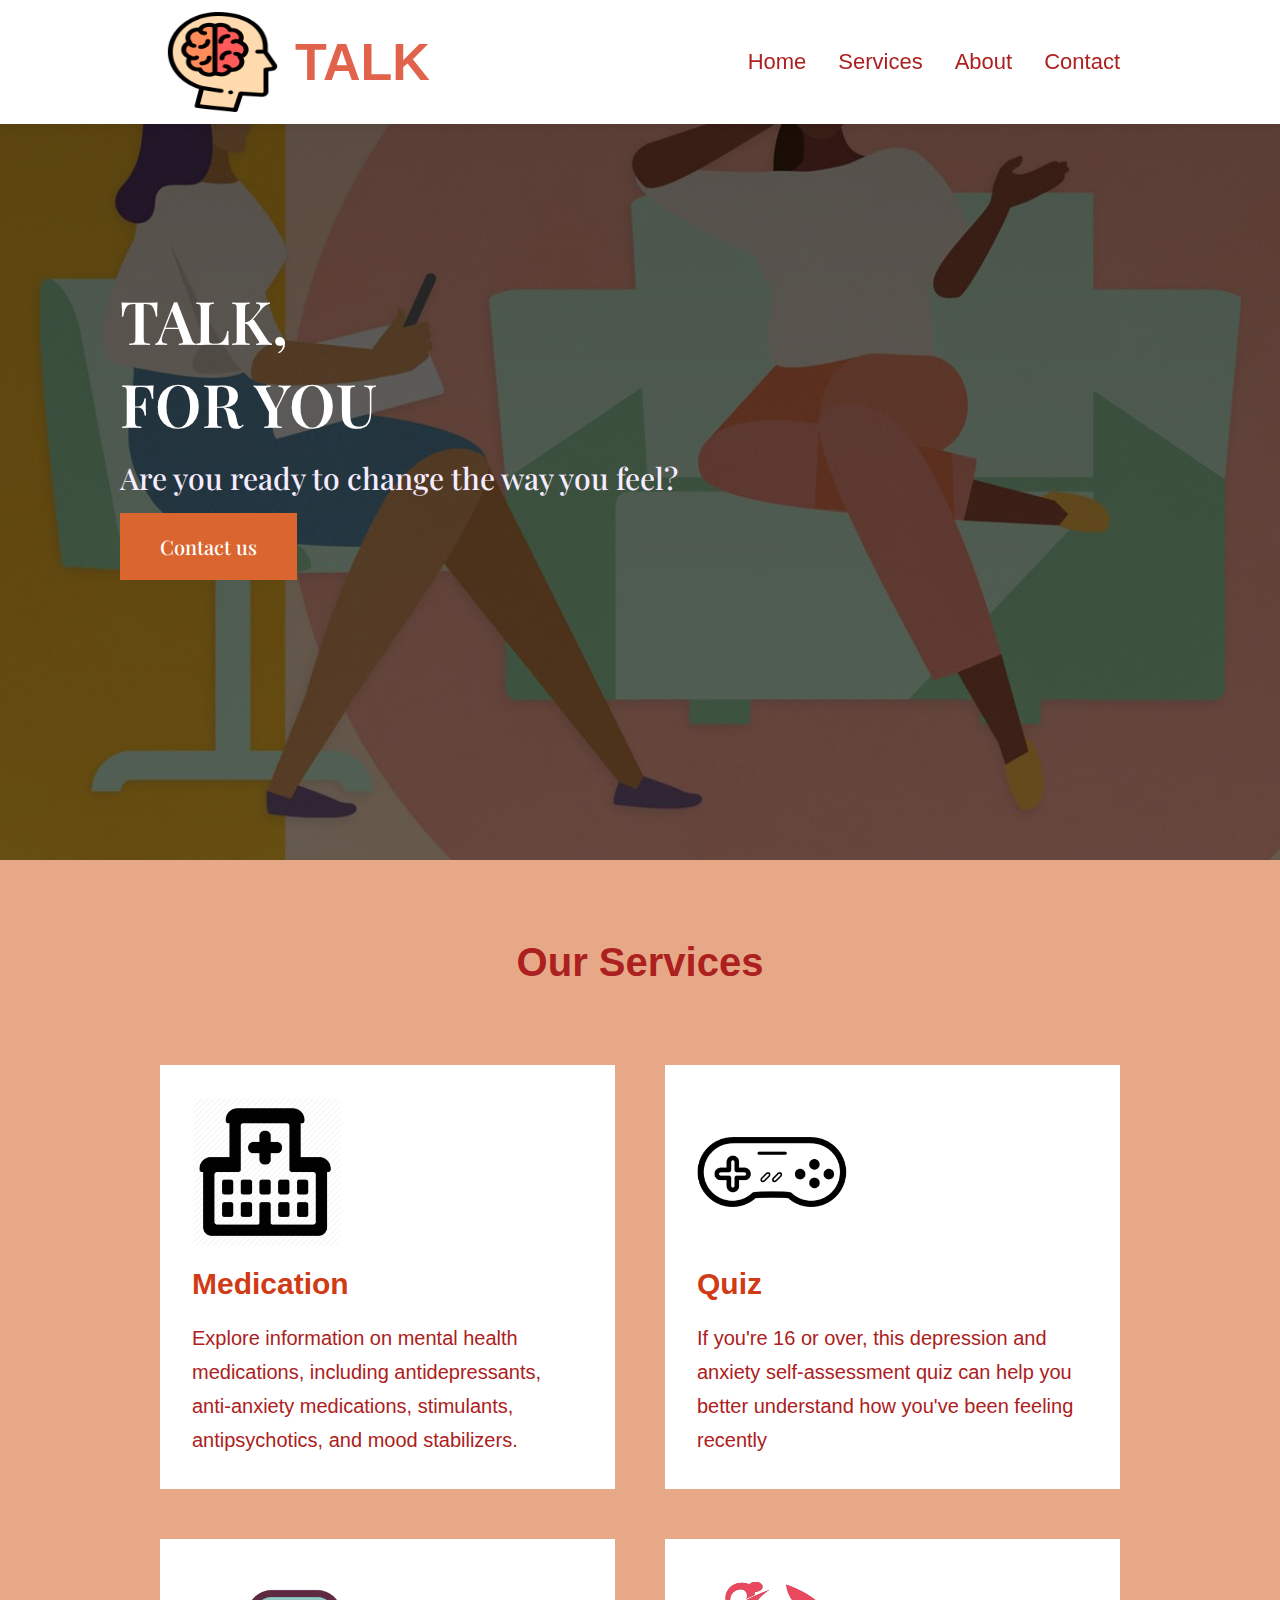
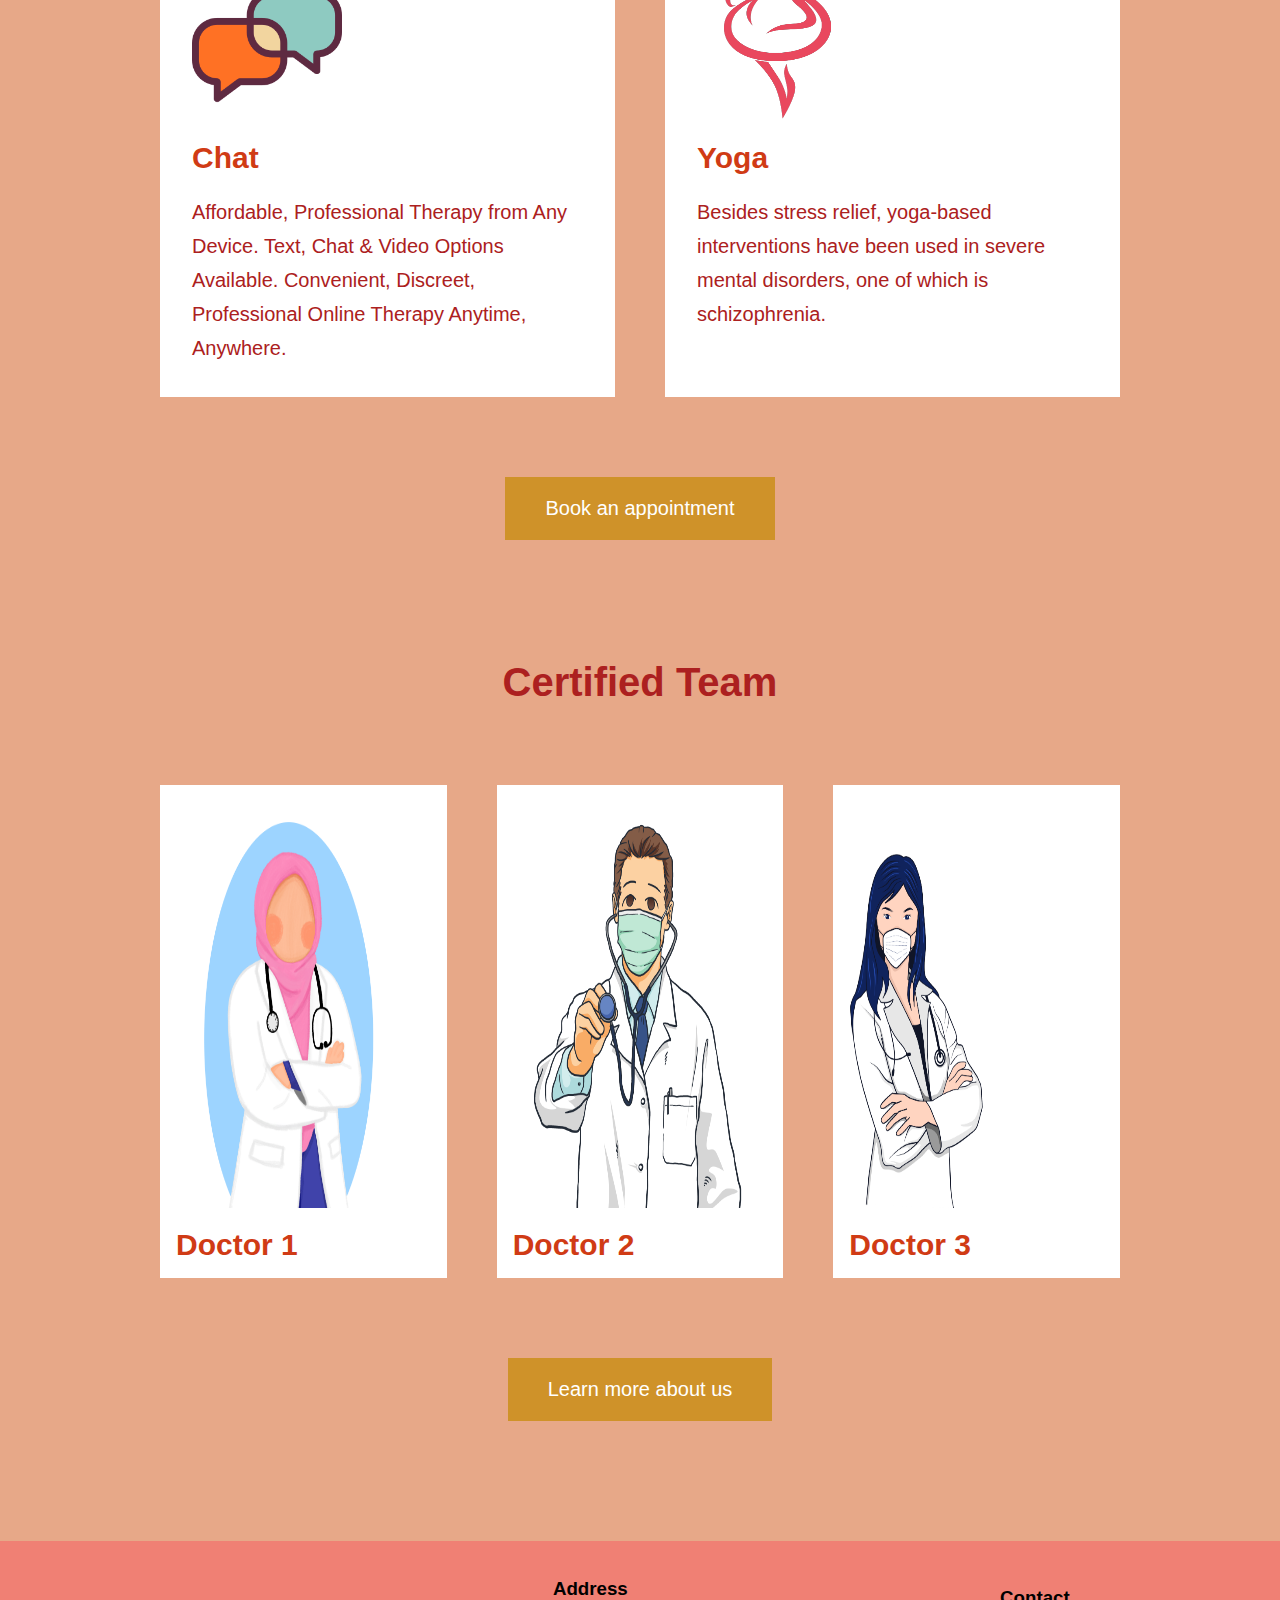
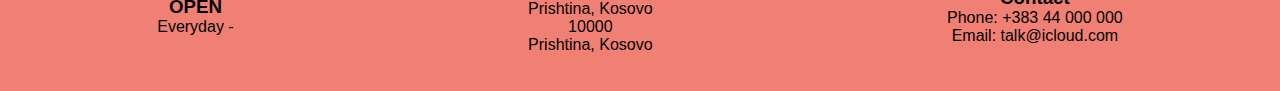
<file: index.html>
<!DOCTYPE html>
<html lang="en">

<head>
  <meta charset="UTF-8" />
  <meta http-equiv="X-UA-Compatible" content="IE=edge" />
  <meta name="viewport" content="width=device-width, initial-scale=1.0" />
  <title>Home - TALK</title>
  <link rel="preconnect" href="https://fonts.googleapis.com" />
  <link rel="preconnect" href="https://fonts.gstatic.com" crossorigin />
  <link href="https://fonts.googleapis.com/css2?family=Playfair+Display&display=swap" rel="stylesheet" />
  <link rel="stylesheet" href="./styles/index.css" />
  <script src="./javascript/burgermenu.js" defer></script> <!--This is the javascript code that enables the burger menu for screen sizes under 900px-->
</head>

<body>
  <!-- Navbar element -->
  <div class="navbar">
    <a class="title-logo" href="index.html">
      <div class="logo"><img src="./images/logo.png" alt="TALK logo" /></div>
      <h1>TALK</h1>
    </a>
    <div class="navbar-links">
      <ul>
        <li><a href="index.html">Home</a></li>
        <li><a href="services.html">Services</a></li>
        <li><a href="about.html">About</a></li>
        <li><a href="contact.html">Contact</a></li>
      </ul>
    </div>
     <!-- The dropdown menu for smaller screens starts here -->
  <div class="dropmenu">
    <a onclick="showMenu()">
      <img id="burgermenu"src="./images/menu.png" width="50" height="50">
    </a>
    <div id="dropdownMenu" class="dropdown-menu-content">
      <div><a onclick="closeMenu()" id="closeMenu">X</a></div>
      <div><a href="index.html">Home</a></div>
      <div><a href="services.html">Services</a></div>
      <div><a href="about.html">About</a></div>
      <div><a href="contact.html">Contact</a></div>
    </div>
  </div>
  <!-- This is where the dropdown menu for smaller screens ends -->
</div>
  <!-- Hero element that has the main element of the page that is shown on the whole page on load -->
  <div class="hero">
    <div class="hero-text">
      <h1 class="main-text">TALK, </h1>
      <h1 class="main-text">FOR YOU</h1>
    </div>
    <p class="secondary-text">Are you ready to change the way you feel?</p>
    <a class="third-link" href="contact.html">Contact us</a>
  </div>
  <!-- Element that displays the services that the business offers -->
  <div class="our-services">
    <h1 class="main-text">Our Services</h1>
    <div class="services">
      <div class="service">
        <img src="./images/medication.png" alt="A picture of medication"/>
        <h1 class="main-text">Medication</h1>
        <p class="secondary-text">
          Explore information on mental health medications, including antidepressants, anti-anxiety medications, stimulants, antipsychotics, and mood stabilizers.
        </p>
      </div>
      <div class="service">
        <img src="./images/quiz.png" alt="A picture of quizes" />
        <h1 class="main-text">Quiz</h1>
        <p class="secondary-text">
          If you're 16 or over, this depression and anxiety self-assessment quiz can help you better understand how you've been feeling recently
        </p>
      </div>
      <div class="service">
        <img src="./images/chat.png" alt="A picture of chat" />
        <h1 class="main-text">Chat</h1>
        <p class="secondary-text">
          Affordable, Professional Therapy from Any Device. Text, Chat & Video Options Available. Convenient, Discreet, Professional Online Therapy Anytime, Anywhere.
        </p>
      </div>
      <div class="service">
        <img src="./images/yoga.png" alt="A picture of yoga"/>
        <h1 class="main-text">Yoga</h1>
        <p class="secondary-text">
          Besides stress relief, yoga-based interventions have been used in severe mental disorders, one of which is schizophrenia.
        </p>
      </div>
    </div>
    <a class="book-now" href="services.html">Book an appointment</a> <!-- Link to the services page -->
  </div>
  <!-- Element that displays the team members of the business -->
  <div class="certified-team">
    <h1 class="main-text">Certified Team</h1>
    <div class="team">
      <div class="team-member">
        <img src="./images/doctor1.png" alt="A picture of a doctor, one of TALK's Psychologists" />
        <h1 class="main-text">Doctor 1</h1>
      </div>
      <div class="team-member">
        <img src="./images/doctor2.png" alt="A picture of a doctor, one of TALK's Psychologists"/>
        <h1 class="main-text">Doctor 2</h1>
      </div>
      <div class="team-member">
        <img src="./images/doctor3.png"alt="A picture of doctor, one of TALK's Psychologist" />
        <h1 class="main-text">Doctor 3</h1>
      </div>
    </div>
    <a class="book-now" href="about.html">Learn more about us</a>
  </div>
  <!-- Footer element that is shown on the bottom of the page that contains short information about the business -->
  <div class="footer">
    <div class="footer-left">
      <h3>OPEN</h3>
      <p>Everyday        -</p>
      
    </div>

    <div class="footer-center">
      <h3>Address</h3>
      <p>Prishtina, Kosovo</p>
      <p>10000</p>
      <p>Prishtina, Kosovo</p>
    </div>

    <div class="footer-right">
      <h3>Contact</h3>
      <p>Phone: +383 44 000 000</p>
      <p>Email: talk@icloud.com</p>
    </div>
  </div>
</body>

</html>
</file>
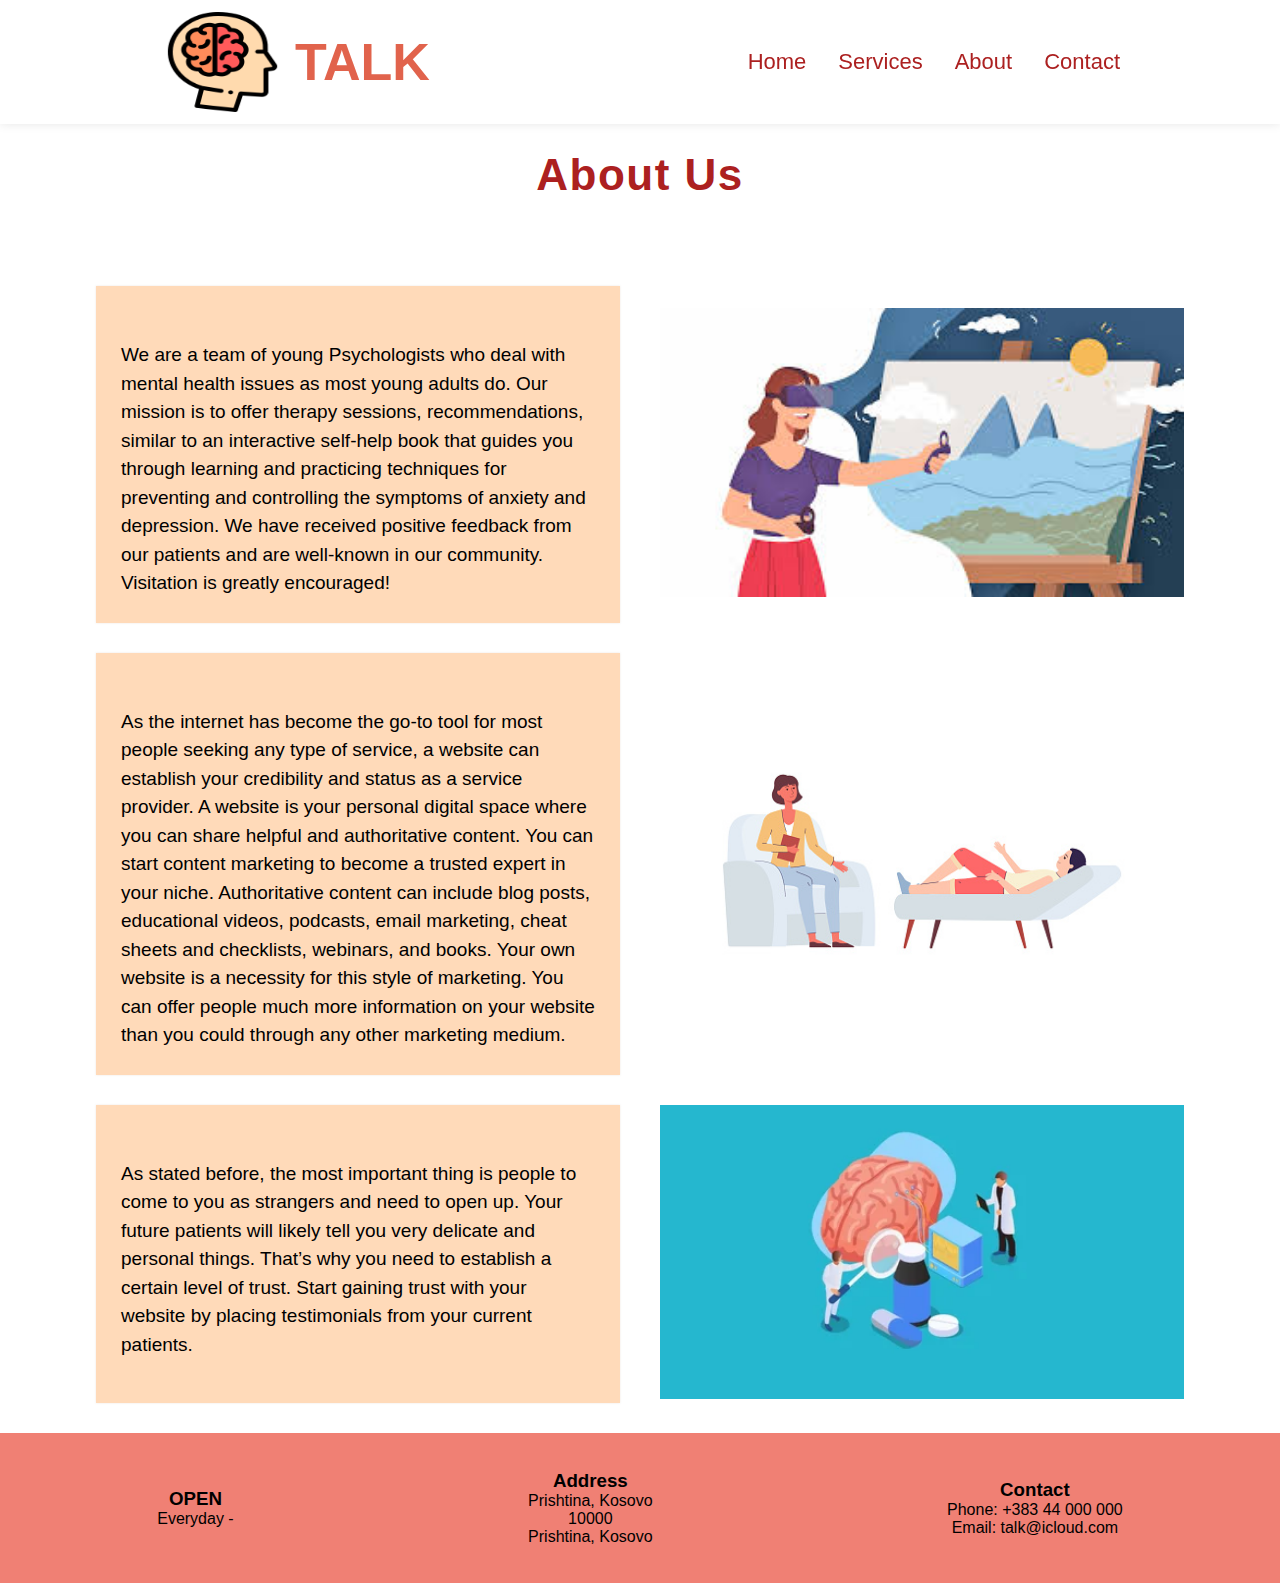
<file: about.html>
<!DOCTYPE html>
<html lang="en">
  <head>
    <meta charset="UTF-8" />
    <meta http-equiv="X-UA-Compatible" content="IE=edge" />
    <meta name="viewport" content="width=device-width, initial-scale=1.0" />
    <title>About Us - Talk</title>
    <link rel="preconnect" href="https://fonts.googleapis.com" />
    <link rel="preconnect" href="https://fonts.gstatic.com" crossorigin />
    <link
      href="https://fonts.googleapis.com/css2?family=Playfair+Display&display=swap"
      rel="stylesheet"
    />
    <link rel="stylesheet" href="./styles/about.css" />
    <script src="./javascript/burgermenu.js" defer></script>
  </head>
  <body>
    <!-- Navbar element -->
    <div class="navbar">
      <a class="title-logo" href="index.html">
        <div class="logo"><img src="./images/logo.png" alt="Therapy logo" /></div>
        <h1>TALK</h1>
      </a>
      <div class="navbar-links">
        <ul>
          <li><a href="index.html">Home</a></li>
          <li><a href="services.html">Services</a></li>
          <li><a href="about.html">About</a></li>
          <li><a href="contact.html">Contact</a></li>
        </ul>
      </div>
       <!-- The dropdown menu for smaller screens starts here -->
    <div class="dropmenu">
      <a onclick="showMenu()">
        <img id="burgermenu"src="./images/menu.png" width="50" height="50">
      </a>
      <div id="dropdownMenu" class="dropdown-menu-content">
        <div><a onclick="closeMenu()" id="closeMenu">X</a></div>
        <div><a href="index.html">Home</a></div>
        <div><a href="services.html">Services</a></div>
        <div><a href="about.html">About</a></div>
        <div><a href="contact.html">Contact</a></div>
      </div>
    </div>
    <!-- This is where the dropdown menu for smaller screens ends -->
  </div>
    <!--ABOUT US-->

    <div class="container">
      <div class="title">
        <h1>About Us</h1>
      </div>
      <div class="content">
        <div class="article">
          <p>
            We are a team of young Psychologists who deal with mental health issues as most young adults do. 
            Our mission is to offer therapy sessions, recommendations, similar to an interactive self-help 
            book that guides you through learning and practicing techniques for 
            preventing and controlling the symptoms of anxiety and depression. 
            We have received positive feedback from our patients and are well-known in our community. 
            Visitation is greatly encouraged!
          </p>
        </div>
        <div class="image-section">
          <img src="images/about3.jpeg" alt="An image of the Talk beauticians styling two customer's hair" />
        </div>
      </div>
      <div class="content">
        <div class="article">
          <p>
            As the internet has become the go-to tool for most people seeking any type of service, a website can establish your credibility and status as a service provider. A website is your personal digital space where you can share helpful and authoritative content. 
            You can start content marketing to become a trusted expert in your niche. Authoritative content can include blog posts, educational videos, podcasts, email marketing, cheat sheets and checklists, webinars, and books. Your own website is a necessity for this style of marketing. You can offer people much more information on your website than you could through any other marketing medium.
          </p>
        </div>
        <div class="image-section">
          <img src="images/about1.jpg" alt="An image." />
        </div>
      </div>
      <div class="content">
        <div class="article">
          <p>
            As stated before, the most important thing is people to come to you as strangers and need to open up. Your future patients will likely tell you very delicate and personal things. That’s why you need to establish a certain level of trust. Start gaining trust with your website by placing testimonials from your current patients.
          </p>
        </div>
        <div class="image-section">
          <img src="images/about2.jpg" alt="An imag." />
        </div>
      </div>
    </div>
    </div>
    
    

    <!--=========================================================-->

    <!-- Footer element that is shown on the bottom of the page that contains short information about the business -->
    <div class="footer">
      <div class="footer-left">
        <h3>OPEN</h3>
        <p>Everyday        -</p>
        
      </div>

      <div class="footer-center">
        <h3>Address</h3>
        <p>Prishtina, Kosovo</p>
        <p>10000</p>
        <p>Prishtina, Kosovo</p>
      </div>

      <div class="footer-right">
        <h3>Contact</h3>
        <p>Phone: +383 44 000 000</p>
        <p>Email: talk@icloud.com</p>
      </div>
    </div>
  </body>
</html>
</file>
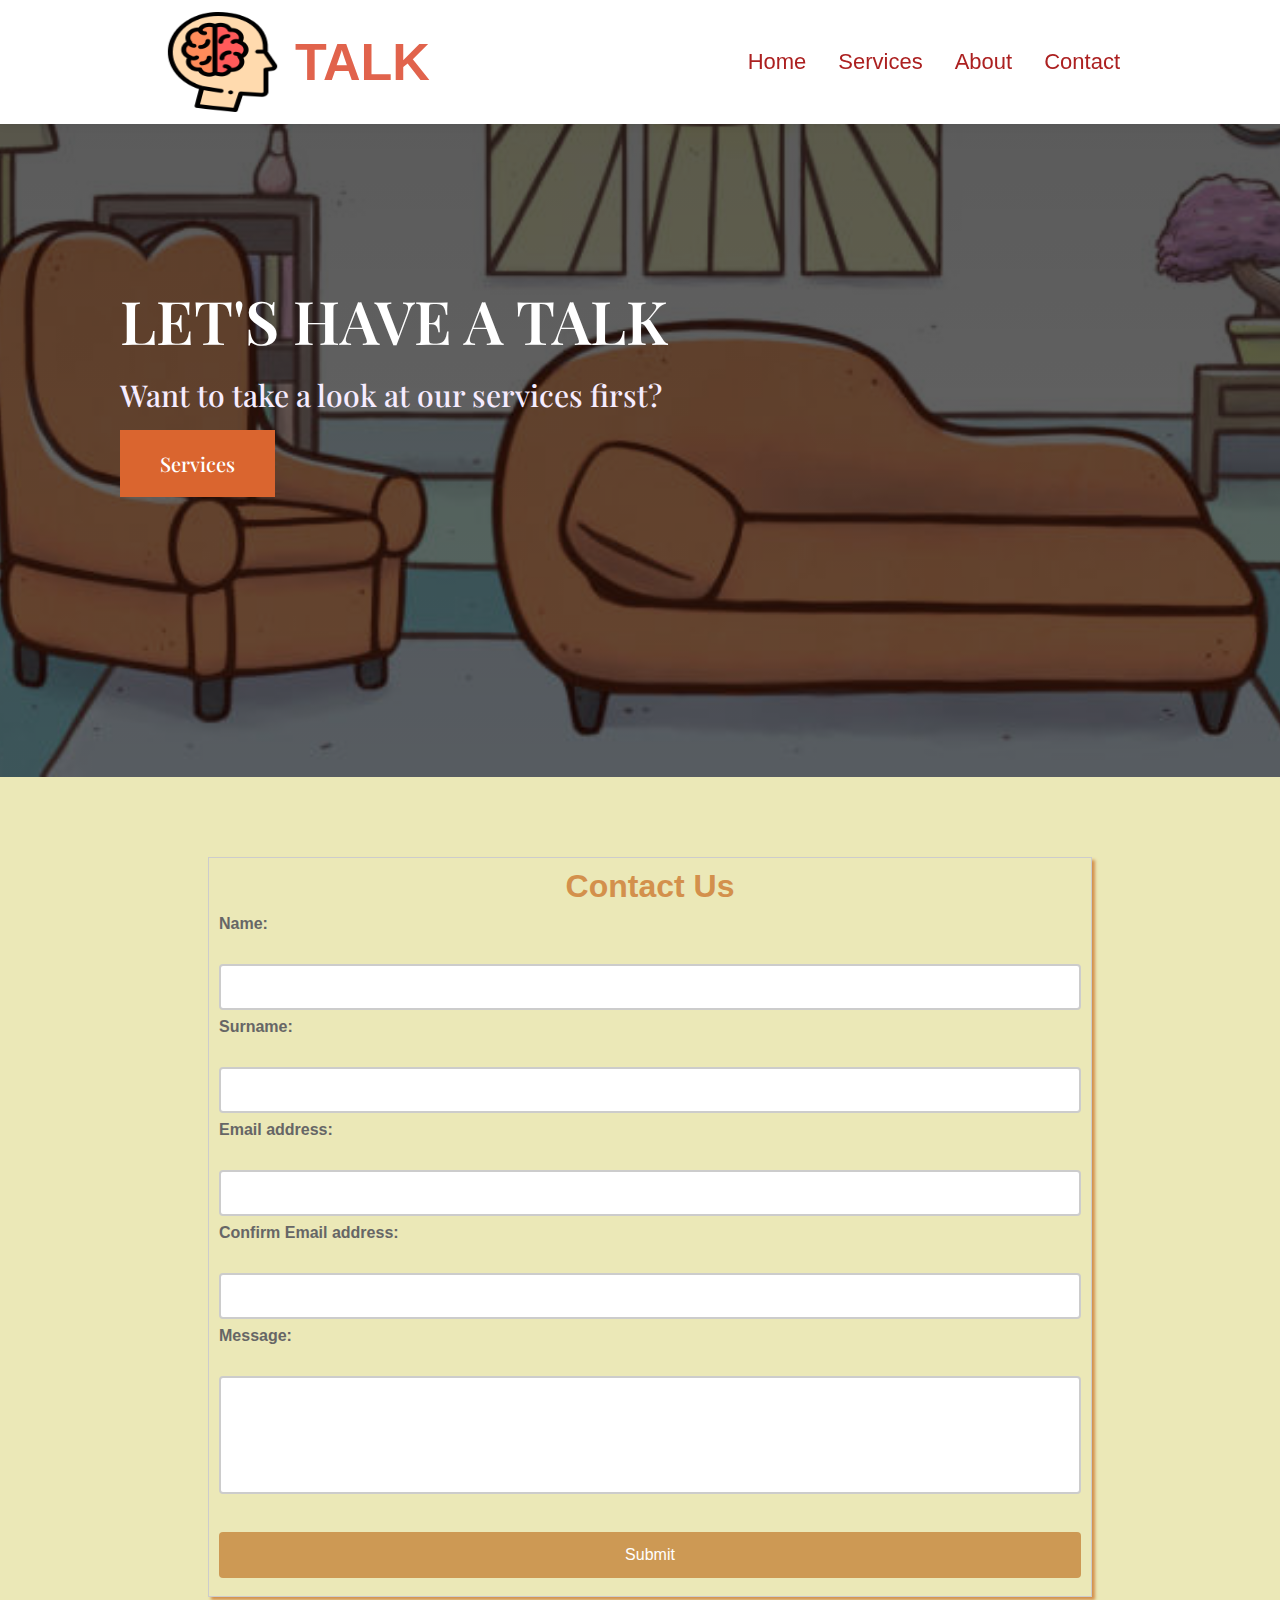
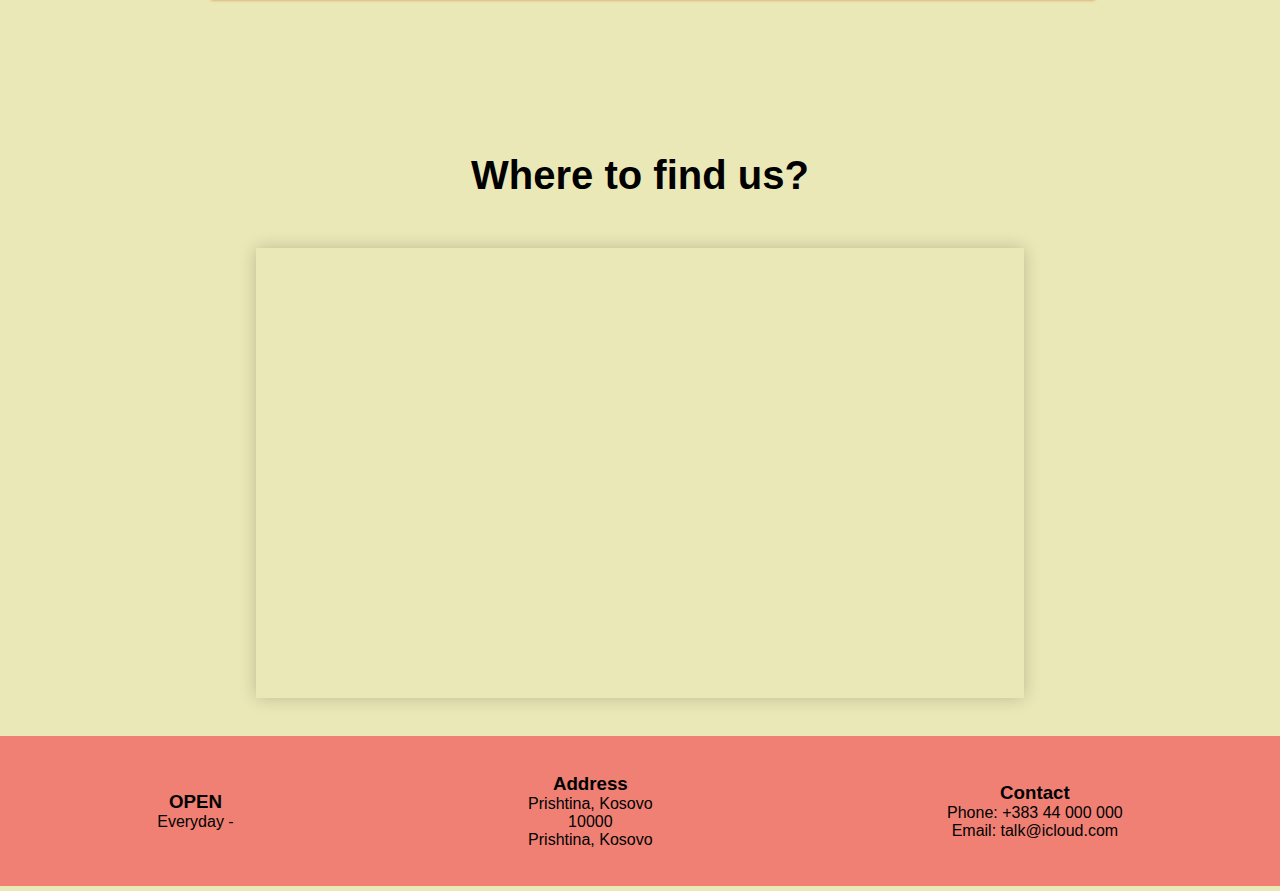
<file: contact.html>
<!DOCTYPE html>
<html lang="en">
  <head>
    <meta charset="UTF-8" />
    <meta http-equiv="X-UA-Compatible" content="IE=edge" />
    <meta name="viewport" content="width=device-width, initial-scale=1.0" />
    <title>Contact Us - </title>
    <link rel="preconnect" href="https://fonts.googleapis.com" />
    <link rel="preconnect" href="https://fonts.gstatic.com" crossorigin />
    <link
      href="https://fonts.googleapis.com/css2?family=Playfair+Display&display=swap"
      rel="stylesheet"
    />
    <link rel="stylesheet" href="./styles/contact.css" />
    <script src="./javascript/burgermenu.js" defer></script>
    <script src="./javascript/contact.js" defer></script>
  </head>

  <body>
    <!-- Navbar element -->
    <div class="navbar">
      <a class="title-logo" href="index.html">
        <div class="logo"><img src="./images/logo.png" alt="logo" /></div>
        <h1>TALK</h1>
      </a>
      <div class="navbar-links">
        <ul>
          <li><a href="index.html">Home</a></li>
          <li><a href="services.html">Services</a></li>
          <li><a href="about.html">About</a></li>
          <li><a href="contact.html">Contact</a></li>
        </ul>
      </div>
       <!-- The dropdown menu for smaller screens starts here -->
    <div class="dropmenu">
      <a onclick="showMenu()">
        <img id="burgermenu" src="./images/menu.png" width="50" height="50">
      </a>
      <div id="dropdownMenu" class="dropdown-menu-content">
        <div><a onclick="closeMenu()" id="closeMenu">X</a></div>
        <div><a href="index.html">Home</a></div>
        <div><a href="services.html">Services</a></div>
        <div><a href="about.html">About</a></div>
        <div><a href="contact.html">Contact</a></div>
      </div>
    </div>
    <!-- This is where the dropdown menu for smaller screens ends -->
  </div>
    <!-- Hero element that has the main element of the page that is shown on the whole page on load -->
    <div class="hero">
      <div class="hero-text">
        <h1 class="main-text">LET'S HAVE A TALK</h1>
      </div>
      <p class="secondary-text">Want to take a look at our services first?</p>
      <a class="third-link" href="services.html">Services</a>
    </div>
    <!-- Contact us page begins -->
   
          <div class="division">
             <!-- Contact us form -->
            <div class="leftbox">
                <div class="form-box">
                    <div id="formborder">
                        <h1 class="h1">Contact Us</h1>
                        <form>
                            <label for="name">Name:</label><br> <!--specify labels and input types-->
                            <input type="text" id="name" name="name"><br> <!-- the <br> indicates a line break-->
                            <label for="surname">Surname:</label><br>
                            <input type="text" id="surname" name="surname"><br>
                            <label for="email">Email address:</label><br>
                            <input type="email" id="email_1" name="email"><br>
                            <label for="confirmemail">Confirm Email address:</label><br>
                            <input type="email" id="email_2" name="email"><br>
                            <label for="message" id="comm">Message:</label><br>
                            <textarea id="message" name="message" rows="5" cols="30"></textarea><br><br>  <!-- set rows and columns to make space -->
                                 <!-- submit button -->
                            <input type="submit" value="Submit" onclick="emailcheck()"></button>
        
                            </div>
                        </form>
                    </div>
                </div>
            
        </div>
        <!-- Small Box to put map to provide a Google location -->
        <div class="map">
          <h2 id="findUsHeader">Where to find us?</h2>
          <iframe class="aukmap"
            src="https://www.google.com/maps/embed?pb=!1m18!1m12!1m3!1d2933.5761988447794!2d21.190073515725796!3d42.67033547916731!2m3!1f0!2f0!3f0!3m2!1i1024!2i768!4f13.1!3m3!1m2!1s0x135498cd75256c27%3A0xbbf87d6b640faf83!2sThe%20American%20University%20in%20Kosovo!5e0!3m2!1sen!2sca!4v1670636997939!5m2!1sen!2sca"
            width="600" height="450" style="border: 0" allowfullscreen="" loading="lazy"
            referrerpolicy="no-referrer-when-downgrade"></iframe>
        </div>
               
    <!-- Footer element that is shown on the bottom of the page that contains short information about the business -->
    <div class="footer">
      <div class="footer-left">
        <h3>OPEN</h3>
        <p>Everyday        -</p>
        
      </div>

      <div class="footer-center">
        <h3>Address</h3>
        <p>Prishtina, Kosovo</p>
        <p>10000</p>
        <p>Prishtina, Kosovo</p>
      </div>

      <div class="footer-right">
        <h3>Contact</h3>
        <p>Phone: +383 44 000 000</p>
        <p>Email: talk@icloud.com</p>
      </div>
    </div>
  </body>
</html>
</file>
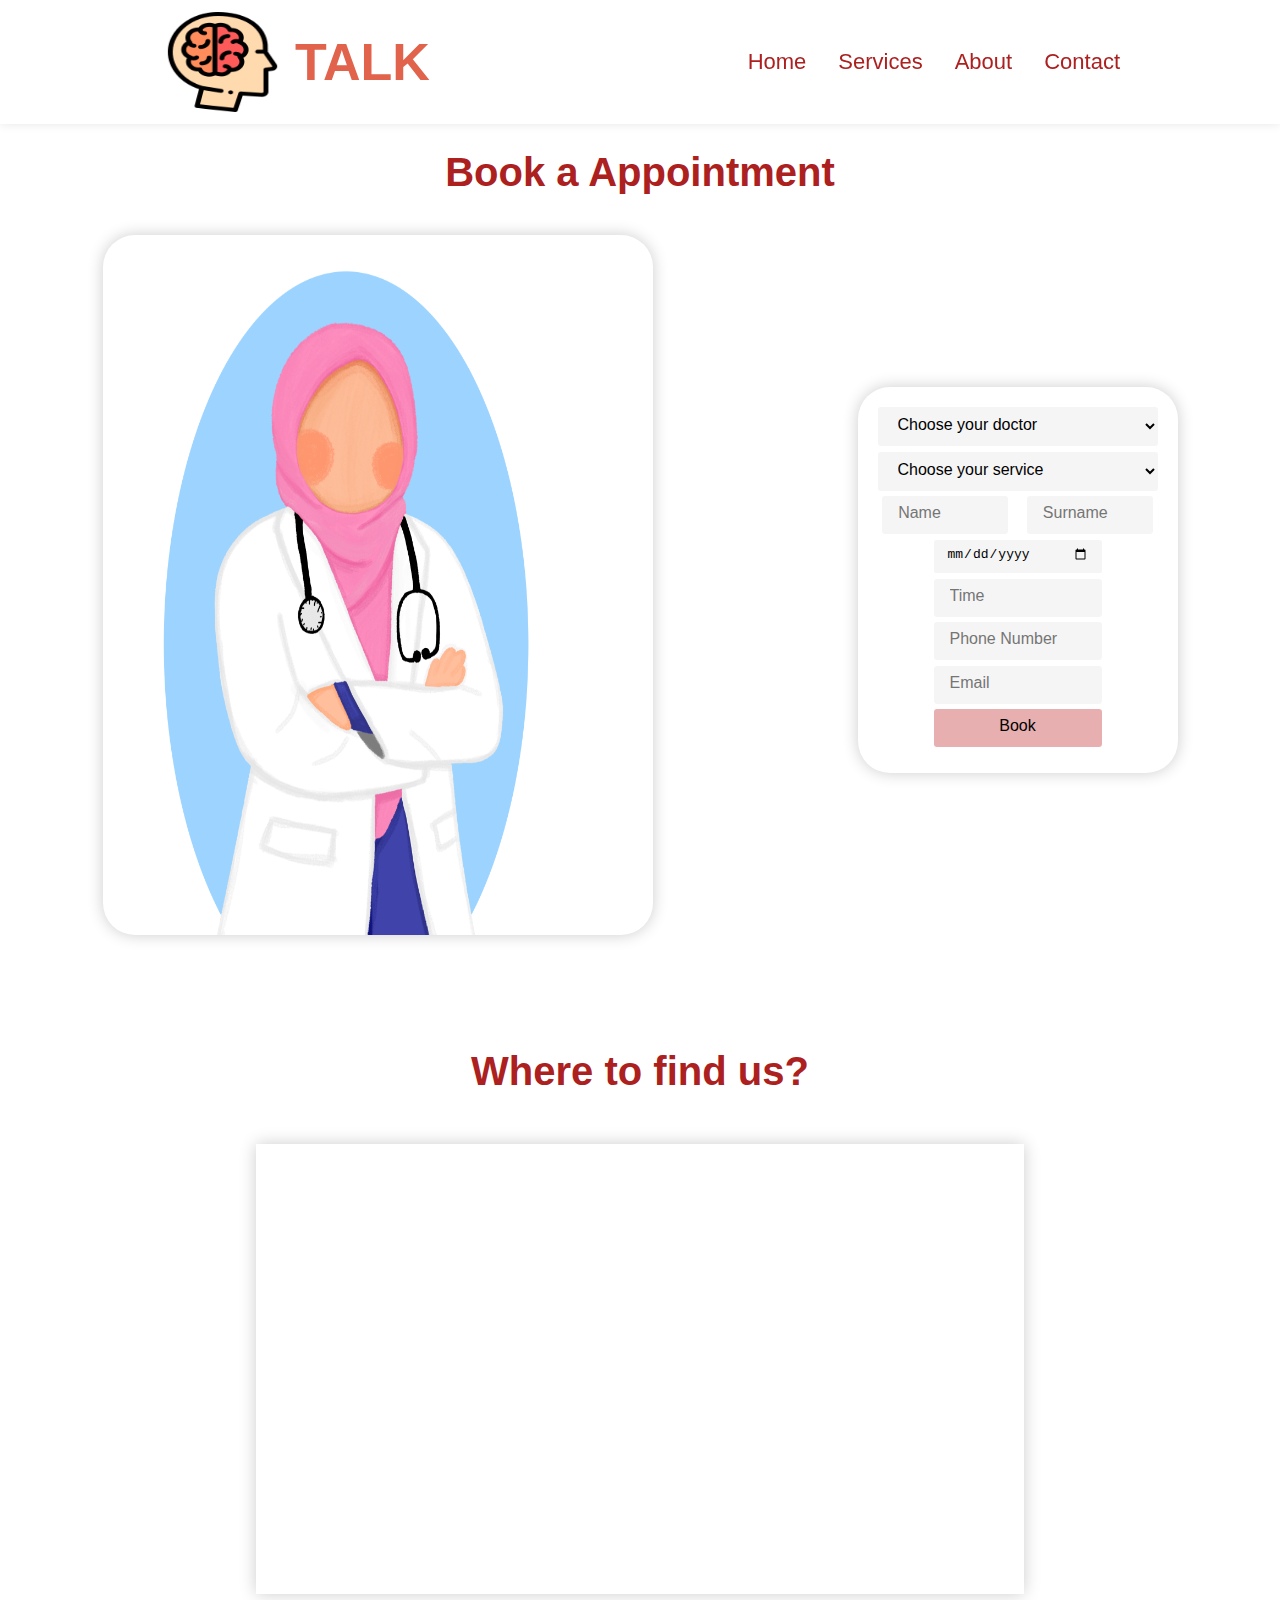
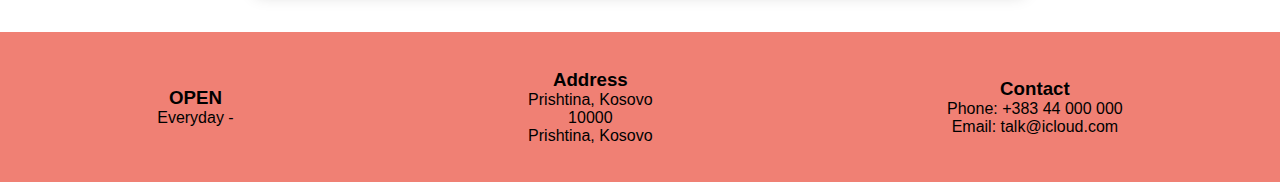
<file: services.html>
<!DOCTYPE html>
<html lang="en">
  
<head>
  <meta charset="UTF-8" />
  <meta http-equiv="X-UA-Compatible" content="IE=edge" />
  <meta name="viewport" content="width=device-width, initial-scale=1.0" />
  <title>Services - TALK</title>
  <link rel="stylesheet" href="./styles/services.css" />
  <script src="./javascript/services.js" defer></script> <!--This is the javascript code that enables the user to choose a beautician, a service, and book an appointment-->
  <script src="./javascript/burgermenu.js" defer></script> <!--This is the javascript code that enables the burger menu for screen sizes under 900px-->
</head>

<body>
  <!-- Navigation Bar containing the logo, and the links to other pages -->
  <div class="navbar">
    <a class="title-logo" href="index.html">
      <div class="logo"><img src="./images/logo.png" alt="TALK logo" /></div>
      <h1>TALK</h1>
    </a>
    <div class="navbar-links">
      <ul>
        <li><a href="index.html">Home</a></li>
        <li><a href="services.html">Services</a></li>
        <li><a href="about.html">About</a></li>
        <li><a href="contact.html">Contact</a></li>
      </ul>
    </div>
    <!-- The dropdown menu for smaller screens starts here -->
    <div class="dropmenu">
      <a onclick="showMenu()">
        <img id="burgermenu" src="./images/menu.png" width="50" height="50">
      </a>
      <div id="dropdownMenu" class="dropdown-menu-content">
        <div><a onclick="closeMenu()" id="closeMenu">X</a></div>
        <div><a href="index.html">Home</a></div>
        <div><a href="services.html">Services</a></div>
        <div><a href="about.html">About</a></div>
        <div><a href="contact.html">Contact</a></div>
      </div>
    </div>
    <!-- This is where the dropdown menu for smaller screens ends -->
  </div>

  <!-- Services Page  -->
  <h1 class="titleheader" id="bookHeader">Book a Appointment</h1>
  <!-- The container div contains all the elements in the page -->
  <div class="container">
    <!-- The pictures div contains the box and the photo of the doctor -->
    <div class="pictures">
      <div class="photoBox">
        <img src="images/doctor1.png" id="profile" alt="A picture of the chosen TALK doctor"/>
      </div>
    </div>

    <!-- This form contains the form and the input boxes required to make a reservation-->
    <div class="form">
      <div class="selectHairdresser">
        <!-- This allows to select a doctor-->
        <select id="doctor" oninput="selectDoctor()">
          <option value="#" selected>Choose your doctor</option>
          <option value="doctor 1">Doctor 1</option>
          <option value="doctor 2">Doctor 2</option>
          <option value="doctor 3">Doctor 3</option>
        </select>

        <!-- This allows to select a service -->
        <select id="service">
          <option value="#" selected>Choose your service</option>
          <option value="Chat">Chat</option>
          <option value="VR">VR</option>
          <option value="Meditation">Meditation</option>
          <option value="Yoga">Yoga</option>
          <option value="Medication">Medication</option>
        </select>
      </div>

      <!-- Contains the input for name and surname -->
      <div class="nameSurname">
        <input type="text" id="name" name="name" placeholder="Name" />
        <input type="text" id="surname" name="name" placeholder="Surname" />
      </div>

      <!-- Contains the input for the date and time -->
      <div class="dateTime">
        <input type="date" id="date" />
        <input type="number" id="time" placeholder="Time" />
      </div>

      <!-- Contains the input for the phone number and email -->
      <div class="phoneEmail">
        <input type="text" id="phone" placeholder="Phone Number" />
        <input type="email" id="email" placeholder="Email" />
      </div>

      <!-- Button to book a reservation -->
      <button id="submit" onclick="validateForm()">Book</button>
    </div>
  </div>

  <!-- This div contains the text that will be displayed after the reservation is made -->
  <div class="ReservationText">
    <h2 id="reservation"></h2>
  </div>

  <!-- This div contains the map of the location of the salon -->
  <div class="map">
    <h2 id="findUsHeader">Where to find us?</h2>
    <iframe class="aukmap"
      src="https://www.google.com/maps/embed?pb=!1m18!1m12!1m3!1d2933.5761988447794!2d21.190073515725796!3d42.67033547916731!2m3!1f0!2f0!3f0!3m2!1i1024!2i768!4f13.1!3m3!1m2!1s0x135498cd75256c27%3A0xbbf87d6b640faf83!2sThe%20American%20University%20in%20Kosovo!5e0!3m2!1sen!2sca!4v1670636997939!5m2!1sen!2sca"
      width="600" height="450" style="border: 0" allowfullscreen="" loading="lazy"
      referrerpolicy="no-referrer-when-downgrade"></iframe>
  </div>

  <!-- This div contains the footer of the page -->
  <div class="footer">
    <div class="footer-left">
      <h3>OPEN</h3>
      <p>Everyday        -</p>
      
    </div>

    <div class="footer-center">
      <h3>Address</h3>
      <p>Prishtina, Kosovo</p>
      <p>10000</p>
      <p>Prishtina, Kosovo</p>
    </div>

    <div class="footer-right">
      <h3>Contact</h3>
      <p>Phone: +383 44 000 000</p>
      <p>Email: talk@icloud.com</p>
    </div>
  </div>
</body>

</html>
</file>
<file: styles/index.css>
/* box sizing border box sets the elements to include the padding and borders to its width,
	for example if we set the width of an element to 100px and the padding to 10px and the border to 5px, the width will always be 100px, on the contrary if we don't use box-sizing: border-box the width will be 100px + 10px + 5px = 115px
*/
* {
	box-sizing: border-box; 
	margin: 0; 
	padding: 0;
	list-style-type: none;
	text-decoration: none;
}

body {
	font-family: Helvetica, Arial, sans-serif; /* sets the font family to helvetica and the fallback fonts if the helvetica font does not exist */
	background-color: #e7a888; /* sets the background color of the body */
}

/* Navbar styles start here */
/* The navbar is the same in all pages */
.navbar {
	z-index: 100;
	position: fixed;
	top: 0;
	left: 0;
	right: 0;
	background-color: #fff;
	box-shadow: 0 0 10px rgba(0, 0, 0, 0.1);
	display: flex;
	justify-content: space-between;
	align-items: center;
	padding: 0 10em;
}

.title-logo {
	display: block;
	padding: 12px 0;
	font-size: 26px;
	font-weight: 600;
	color: #e1634c;
	display: flex;
	justify-content: space-between;
	gap: 10px;
	align-items: center;
	transition: 400ms;
}

.title-logo:hover {
	color: #cd9954;
}

.title-logo .logo {
	width: 125px;
}

.title-logo .logo img {
	display: block;
	aspect-ratio: 100 / 80;
	width: 100%;
}

.navbar-links ul {
	display: flex;
	justify-content: space-between;
	gap: 32px;
}

.navbar-links ul li {
	padding: 16px 0;
}

.navbar-links ul li a {
	color: rgb(172, 32, 32);
	font-size: 16px;
	font-weight: 500;
	font-size: 22px;
	transition: 400ms;
}

.navbar-links ul li:hover a {
	color: #d5a03d;
}
/* Navbar styles end here */

.hero {
	background: /* set the background of the hero element to the image and also a linear gradient so we lower the brightness of the image */
		linear-gradient(rgba(0, 0, 0, 0.65), rgba(0, 0, 0, 0.6)), 
	 	url('../images/hero-background.jpg') no-repeat center center/cover;
	padding: 17.5em 0 17.5em 10em; /* set the padding of the hero element */
	display: flex; /* display the hero element as a flex container */
	flex-direction: column; /* set the flex direction of the hero element to column */
	gap: 15px; /* set the gap between the elements inside the hero element to 15px */
}

.hero .hero-text {
	display: flex; /* display the hero-text element as a flex container */
	flex-direction: column; /* set the flex direction of the hero-text element to column */
	gap: 5px; /* set the gap between the elements inside the hero-text element to 5px */
}

.hero {
	font-family: 'Playfair Display'; /* set the font family of the hero element to playfair display */
}

.hero .hero-text h1 {
	text-transform: uppercase; /* change the element font to uppercase */
	font-size: 80px; /* set the font size of the h1 element to 80px */
	font-weight: 600; /* set the font weight of the h1 element to 600 */
	color: #fff; /* set the color of the h1 element to white */
}

.hero .secondary-text {
	font-size: 40px;
	font-weight: 500;
	color: #f6ecff;
}
.dropmenu{
	display: none;
	overflow-x: hidden;
}

/* In screens lower than 1300px in width we change the styles of the hero to be responsive, change the fontsizes and the paddings */
@media screen and (max-width: 1300px) {
	.hero { 
		padding: 17.5em 2em 17.5em 7.5em;
	}

	.hero .hero-text h1 {
		font-size: 60px;
	}

	.hero .secondary-text {
		font-size: 30px;
	}

	.hero .hero-text {
		gap: 2.5px;
	}
}
/* In screens lower than 900px, a burger menu replaces the links, in order to be more responsive. 
When the burger menu is clicked, a drop menu flies in from the right with all navigation links */
@media screen and (max-width: 900px) {
	.hero{
		padding: 17.5em 1.5em 17.5em;
	}
		body{
			overflow-x: hidden;
		}
		.navbar .navbar-links {
		  display: none;
		}
		.dropmenu {
		  display: block; /* because of the smaller screen, we use this instead of the nav-links */
		  font-weight: 700; /* bold */
		  margin-right: 0px; /* 0px margin to the right */
		  overflow-x: hidden; /* if this overflows along the x-axis, the dropmenu will not be shown */
		}
	  
		.dropdown-menu-content {
		  overflow-x: hidden; /* because the menu is hidden to the right with the translateX property, we need to hide it from the user */
		  position: absolute; /* positioned absolutely on the top right corner of the page */
		  margin: 0;
		  right: 0;
		  top: 0;
		  height: 100vh;  /*this is the viewport height, which mean that the dropdown menu will be from the top to the bottom of the screen*/
		  width: 200px;
		  transform: translateX(200px); /* pushes the item 200px to the right along the x-axis */
		  transition: transform 0.3s; /* transformation will happen in 300ms */
		  background-color: white;
		  border-radius: 0 0 0 35px; /* bottom left corner has a 35px border radius */
		  padding: 0;
		  display: flex;
		  flex-direction: column;
		  align-items: center;
		}
	  
		.dropdown-menu-content div {
		  margin: 25px 20px; /* 25px margin on top and bottom and 20px left and right */
		}
	  
		.dropdown-menu-content div a {
		  text-decoration: none;
		  color: #c9ad23;
		  display: block;
		  width: max-content; /* width of the div that contains the links */
		  padding: 0;
		  transition: 0.3s;
		}

		.dropdown-menu-content div a:hover{ /*when you hover above the links, the color will change in 300ms, and the cursor will become a pointer*/
			color: #d5a03d;
			transition: 0.3s;
			cursor: pointer;
		}
		.navbar {
		  padding: 0 1em;
		}
		#burgermenu{ /*because we used an image, we make the cursor a pointer to make it clear to the user that the burger menu is clickable*/
			cursor: pointer;
		}
	  }

.hero .third-link {
	width: fit-content; /* set the width of the element to fit the content */
	display: block; /* display the element as a block element */
	background-color: #da652f; /* set the background color of the element to #93ad7e */
	padding: 1em 2em; /* set the padding of the element to 1em on the top and bottom and 2em on the left and right */
	font-size: 20px;
	font-weight: 500;
	color: #fff;
	transition: 400ms; /* set the transition of the element to 400ms */
}

.hero .third-link:hover {
	background-color: #d5a03d; /* set the background color of the element to #c4b6cf when the user hovers over it */
}

.our-services {
	margin: 5em 10em 0; /* set the margin of the element to 5em on the top and 10em on the left and right */
	display: flex;	/* display the element as a flex container */
	flex-direction: column; /* set the flex direction of the element to column */
	align-items: center; /* align the elements inside the element to the center */
	gap: 5em; /* set the gap between the elements inside the element to 5em */
}

.book-now {
	width: fit-content; /* set the width of the element to fit the content */
	display: block; /* display the element as a block element */
	background-color: #cf9229;
	padding: 1em 2em;
	font-size: 20px;
	font-weight: 500;
	color: #fff;
	transition: 400ms;
}

.book-now:hover {
	background-color: #f0dfa9; /* set the background color of the element to #f0dfa9 when the user hovers over it */
}

.our-services .main-text {
	font-size: 40px;
	font-weight: 600;
	color: rgb(172, 32, 32);
}

.our-services .services {
	display: flex; /* display the element as a flex container */
	justify-content: space-between; /* justify the elements inside the element to be spaced between each other */
	flex-wrap: wrap; /* set the flex wrap of the element to wrap */
	gap: 50px; /* set the gap between the elements inside the element to 50px */
}

.our-services .services .service {
	min-width: 300px; /* set the minimum width of the element to 300px */
	flex: 1; /* set the flex of the element to 1 */
	display: flex; /* display the element as a flex container */
	flex-direction: column; /* set the flex direction of the element to column */
	gap: 20px;
	background: #fff;
	padding: 2em;
	position: relative; /* set the position of the element to relative */
}

.our-services .services .service img {
	aspect-ratio: 1 / 1; /* set the aspect ratio of the element to 1:1 */
	width: 150px; /* set the width of the element to 150px */
}

.our-services .services .service .main-text {
	color: #d03b15;
	font-size: 30px;
	font-weight: 600; /* set the font weight of the element to 600 */
}

.our-services .services .service .secondary-text {
	line-height: 1.7; /* set the line height of the element to 1.7 so that lines are spaced out a little bit more for easier reading for users */
	color: rgb(172, 32, 32);
	font-size: 20px;
}

.certified-team {
	margin: 7.5em 10em; /* set the margin of the element to 7.5em on the top and bottom, and 10em on the left and right */
	display: flex;
	flex-direction: column;
	align-items: center;
	gap: 5em;
}

.certified-team .main-text {
	font-size: 40px;
	font-weight: 600;
	color: rgb(172, 32, 32);
}

.certified-team .team {
	display: flex;
	justify-content: space-between;
	flex-wrap: wrap;
	gap: 50px;
}

.certified-team .team .team-member {
	min-width: 200px;
	flex: 1;
	display: flex;
	flex-direction: column;
	gap: 20px;
	background: #fff;
	padding: 1em;
	position: relative;
}

.certified-team .team .team-member img {
	aspect-ratio: 5 / 8;
	width: 100%;
	position: right;
}

.certified-team .team .team-member .main-text {
	color: #d03b15;
	font-size: 30px;
	font-weight: 600;
}

.certified-team .team .team-member .secondary-text {
	color: #000;
	font-size: 20px;
}

.footer {
	display: flex; /* display the element as a flex container */
	justify-content: space-around; /* justify the elements inside the element to be spaced around each other */
	background-color: #f08074;
	color: #000000;
	text-align: center; /* set the text alignment of the element to center */
	align-items: center; /* align the elements inside the element to the center */
	padding: 10px;
	height: 150px; /* set the height of the element to 150px */
  }
</file>
<file: styles/about.css>
* {
  box-sizing: border-box;
  margin: 0;
  padding: 0;
  list-style-type: none;
  text-decoration: none;
}

body {
  font-family: Helvetica, Arial, sans-serif; /* sets the font family to helvetica and the fallback fonts if the helvetica font does not exist */
  background-color: white; /* sets the background color of the body */
}

/* Navbar styles start here */
/* The navbar is the same in all pages */
.navbar {
  z-index: 100;
  position: fixed;
  top: 0;
  left: 0;
  right: 0;
  background-color: #fff;
  box-shadow: 0 0 10px rgba(0, 0, 0, 0.1);
  padding: 0 20px;
  display: flex;
  justify-content: space-between;
  align-items: center;
  padding: 0 10em;
}

.title-logo:hover {
	color: #cd9954;
}

.title-logo .logo {
	width: 125px;
}

.title-logo .logo img {
	display: block;
	aspect-ratio: 100 / 80;
	width: 100%;
}

.title-logo {
	display: block;
	padding: 12px 0;
	font-size: 26px;
	font-weight: 600;
	color: #e1634c;
	display: flex;
	justify-content: space-between;
	gap: 10px;
	align-items: center;
	transition: 400ms;
}

.title-logo:hover {
	color: #cd9954;
}

.title-logo .logo {
	width: 125px;
}

.title-logo .logo img {
	display: block;
	aspect-ratio: 100 / 80;
	width: 100%;
}

.navbar-links ul {
	display: flex;
	justify-content: space-between;
	gap: 32px;
}

.navbar-links ul li {
	padding: 16px 0;
}

.navbar-links ul li a {
	color: rgb(172, 32, 32);
	font-size: 16px;
	font-weight: 500;
	font-size: 22px;
	transition: 400ms;
}

.navbar-links ul li:hover a {
	color: #d5a03d;
}
/*ABOUT SECTION*/

.container {
  width: 100%; /* This element sets the width of the container to 100% */
  min-height: 100vh; /* This element sets the minimum height of the viewport */
  background-color: white;
  color: rgb(172, 32, 32)
}

.container .title {
  width: 100%;
  display: flex; /* This element aligns the child elements in a row*/
  align-items: center;
  justify-content: center; /*This element contains the space between and around the title and container */
  font-size: 22px;
  letter-spacing: 1.5px; /*This element sets the horizontal spacing behavior between text characters for 1.5px.*/
  padding: 50px 0px;
}

.container .title h1 {
  margin-top: 100px;
}

.container .title h1::after {
  content: ""; /*This inserts generated content*/
  height: 6px;
  width: 180px;
  position: relative; /*This causes the element to adjust away from its normal position*/
  display: block; /*This property set to block starts on a new line and takes up the available screen width*/
  margin: auto;
}

.content {
  width: 85%;
  display: grid;
  grid-template-columns: repeat(
    2,
    1fr
  ); /*This specifies the number of columns in this grid layoout including the display: grid*/
  grid-gap: 40px; /*This defines the size of the gap between rows and columns to 40px*/
  margin: 30px auto;
}

.content .article {
  box-shadow: 0px 0px 2px 0px rgba(176, 135, 99, 0.2);
  background-color: peachpuff;
  padding: 25px 25px;
  text-align: left;
}

.content .article h2 {
  font-size: 28px;
  line-height: 1.5;
  letter-spacing: 1px;
  text-align: center;
}

.content .article p {
  margin-top: 30px;
  font-size: 19px;
  line-height: 1.5;
  color: black;
}

.content .article a {
  font-size: 22px;
  text-decoration: none;
  display: inline-block;
  padding: 12px 35px;
  background-color: #557b55;
  border-radius: 25px; /*This sets the border radius of the button to 25px*/
  color: #fff;
  border: 1px solid #a6f1a6;
  letter-spacing: 1.5px;
  margin-top: 35px;
}

.content .article a:hover {
  /*The hover effect takes place when you hover over the button and the button changes its color*/
  background-color: #fff;
  color: #557b55;
  transition: 0.2s ease; /*The transition property is used for the button including the hover effect*/
}
.image-section {
  width: 100%;
  margin: auto;
}

.image-section img {
  width: 100%;
  height: auto;
}

.dropmenu{
  overflow-x: hidden;
  display: none;
}
@media screen and (max-width: 900px) {
  /*Screens lower than 900px, it changes the style of the content and article to responsive*/
  .content {
    grid-template-columns: repeat(
      1,
      1fr
    ); /*This aligns the items in a 1-1 grid*/
  }

  .article {
    text-align: center;
  }
		body{
			overflow-x: hidden;
		}
		.navbar .navbar-links {
		  display: none;
		}
		.dropmenu {
		  display: block; /* because of the smaller screen, we use this instead of the nav-links */
		  font-weight: 700; /* bold */
		  margin-right: 0px; /* 0px margin to the right */
		  overflow-x: hidden; /* if this overflows along the x-axis, the dropmenu will not be shown */
		}
	  
		.dropdown-menu-content {
		  overflow-x: hidden; /* because the menu is hidden to the right with the translateX property, we need to hide it from the user */
		  position: absolute; /* positioned absolutely on the top right corner of the page */
		  margin: 0;
		  right: 0;
		  top: 0;
		  height: 100vh;  /*this is the viewport height, which mean that the dropdown menu will be from the top to the bottom of the screen*/
		  width: 200px;
		  transform: translateX(200px); /* pushes the item 200px to the right along the x-axis */
		  transition: transform 0.3s; /* transformation will happen in 300ms */
		  background-color: white;
		  border-radius: 0 0 0 35px; /* bottom left corner has a 35px border radius */
		  padding: 0;
		  display: flex;
		  flex-direction: column;
		  align-items: center;
		}
	  
		.dropdown-menu-content div {
		  margin: 25px 20px; /* 25px margin on top and bottom and 20px left and right */
		}
	  
		.dropdown-menu-content div a {
		  text-decoration: none;
		  color: #c9ad23;
		  display: block;
		  width: max-content; /* width of the div that contains the links */
		  padding: 0;
		  transition: 0.3s;
		}

		.dropdown-menu-content div a:hover{ /*when you hover above the links, the color will change in 300ms, and the cursor will become a pointer*/
			color: #d5a03d;
			transition: 0.3s;
			cursor: pointer;
		}
		.navbar {
		  padding: 0 1em;
		}
		#burgermenu{ /*because we used an image, we make the cursor a pointer to make it clear to the user that the burger menu is clickable*/
			cursor: pointer;
		}
	  }

/*=================================================================================*/


.footer {
	display: flex; /* display the element as a flex container */
	justify-content: space-around; /* justify the elements inside the element to be spaced around each other */
	background-color: #f08074;
	color: #000000;
	text-align: center; /* set the text alignment of the element to center */
	align-items: center; /* align the elements inside the element to the center */
	padding: 10px;
	height: 150px; /* set the height of the element to 150px */
  }
</file>
<file: styles/contact.css>
/* box sizing border box sets the elements to include the padding and borders to its width,
	for example if we set the width of an element to 100px and the padding to 10px and the border to 5px, the width will always be 100px, on the contrary if we don't use box-sizing: border-box the width will be 100px + 10px + 5px = 115px
*/
* {
	box-sizing: border-box; 
	margin: 0; 
	padding: 0;
	list-style-type: none;
	text-decoration: none;
}

body {
	font-family: Helvetica, Arial, sans-serif; /* sets the font family to helvetica and the fallback fonts if the helvetica font does not exist */
	background-color: #f9905b; /* sets the background color of the body */
}

/* Navbar styles start here */
/* The navbar is the same in all pages */
.navbar {
	z-index: 100;
	position: fixed;
	top: 0;
	left: 0;
	right: 0;
	background-color: #fff;
	box-shadow: 0 0 10px rgba(0, 0, 0, 0.1);
	padding: 0 20px;
	display: flex;
	justify-content: space-between;
	align-items: center;
	padding: 0 10em;
}

.title-logo {
	display: block;
	padding: 12px 0;
	font-size: 26px;
	font-weight: 600;
	color: #e1634c;
	display: flex;
	justify-content: space-between;
	gap: 10px;
	align-items: center;
	transition: 400ms;
}

.title-logo:hover {
	color: #e1634c;
}

.title-logo .logo {
	width: 125px;
}

.title-logo .logo img {
	display: block;
	aspect-ratio: 100 / 80;
	width: 100%;
}

.navbar-links ul {
	display: flex;
	justify-content: space-between;
	gap: 32px;
}

.navbar-links ul li {
	padding: 16px 0;
}

.navbar-links ul li a {
	color: rgb(172, 32, 32);
	font-size: 16px;
	font-weight: 500;
	font-size: 22px;
	transition: 400ms;
}

.navbar-links ul li:hover a {
	color: #d5a03d;
}

/* Navbar styles end here */

/* Hero banner for Contact us page*/
.hero {
	background: /* set the background of the hero element to the image and also a linear gradient so we lower the brightness of the image */
		linear-gradient(rgba(0, 0, 0, 0.65), rgba(0, 0, 0, 0.6)), 
	 	url(../images/banner.jpg) no-repeat center center/cover;
	padding: 17.5em 0 17.5em 10em; /* set the padding of the hero element */
	display: flex; /* display the hero element as a flex container */
	flex-direction: column; /* set the flex direction of the hero element to column */
	gap: 15px; /* set the gap between the elements inside the hero element to 15px */
}

.hero .hero-text {
	display: flex; /* display the hero-text element as a flex container */
	flex-direction: column; /* set the flex direction of the hero-text element to column */
	gap: 5px; /* set the gap between the elements inside the hero-text element to 5px */
}

.hero {
	font-family: 'Playfair Display'; /* set the font family of the hero element to playfair display */
}

.hero .hero-text h1 {
	text-transform: uppercase; /* change the element font to uppercase */
	font-size: 80px; /* set the font size of the h1 element to 80px */
	font-weight: 600; /* set the font weight of the h1 element to 600 */
	color: #fff; /* set the color of the h1 element to white */
}

.hero .secondary-text {
	font-size: 40px;
	font-weight: 500;
	color: #f6ecff;
}
.dropmenu{
	display: none;
	overflow-x: hidden;
}
/* In screens lower than 1300px in width we change the styles of the hero to be responsive, change the fontsizes and the paddings */
@media screen and (max-width: 1300px) {
	.hero { 
		padding: 17.5em 2em 17.5em 7.5em;
	}

	.hero .hero-text h1 {
		font-size: 60px;
	}

	.hero .secondary-text {
		font-size: 30px;
	}

	.hero .hero-text {
		gap: 2.5px;
	}
}

/* In screens lower than 900px we lower the font size and padding even more so that it can be responsive in mobile screens */
@media screen and (max-width: 900px) {
	.hero {
		padding: 17.5em 1.5em 17.5em;
	}
		body{
			overflow-x: hidden;
		}
		.navbar .navbar-links {
		  display: none;
		}
		.dropmenu {
		  display: block; /* because of the smaller screen, we use this instead of the nav-links */
		  font-weight: 700; /* bold */
		  margin-right: 0px; /* 0px margin to the right */
		  overflow-x: hidden; /* if this overflows along the x-axis, the dropmenu will not be shown */
		}
	  
		.dropdown-menu-content {
		  overflow-x: hidden; /* because the menu is hidden to the right with the translateX property, we need to hide it from the user */
		  position: absolute; /* positioned absolutely on the top right corner of the page */
		  margin: 0;
		  right: 0;
		  top: 0;
		  height: 100vh;  /*this is the viewport height, which mean that the dropdown menu will be from the top to the bottom of the screen*/
		  width: 200px;
		  transform: translateX(200px); /* pushes the item 200px to the right along the x-axis */
		  transition: transform 0.3s; /* transformation will happen in 300ms */
		  background-color: white;
		  border-radius: 0 0 0 35px; /* bottom left corner has a 35px border radius */
		  padding: 0;
		  display: flex;
		  flex-direction: column;
		  align-items: center;
		}
	  
		.dropdown-menu-content div {
		  margin: 25px 20px; /* 25px margin on top and bottom and 20px left and right */
		}
	  
		.dropdown-menu-content div a {
		  text-decoration: none;
		  color: #c9ad23;
		  display: block;
		  width: max-content; /* width of the div that contains the links */
		  padding: 0;
		  transition: 0.3s;
		}

		.dropdown-menu-content div a:hover{ /*when you hover above the links, the color will change in 300ms, and the cursor will become a pointer*/
			color: #d5a03d;
			transition: 0.3s;
			cursor: pointer;
		}
		.navbar {
		  padding: 0 1em;
		}
		#burgermenu{ /*because we used an image, we make the cursor a pointer to make it clear to the user that the burger menu is clickable*/
			cursor: pointer;
		}
	  }

.hero .third-link {
	width: fit-content; /* set the width of the element to fit the content */
	display: block; /* display the element as a block element */
	background-color: #da652f; /* set the background color of the element to #93ad7e */
	padding: 1em 2em; /* set the padding of the element to 1em on the top and bottom and 2em on the left and right */
	font-size: 20px;
	font-weight: 500;
	color: #fff;
	transition: 400ms; /* set the transition of the element to 400ms */
}

.hero .third-link:hover {
	background-color: #d5a03d; /* set the background color of the element to #c4b6cf when the user hovers over it */
}

/* Hero banner ends here*/
/* Contact us page starts here*/
.division{
	display: flex;
    justify-content: space-evenly;
    margin-bottom: -50px;
	padding: 60px;
	width: 80%;
	margin: auto;
	 }
  
body {
	font-family: Helvetica, sans-serif;
	background-color: #ebe8b7;
	margin: 0;
	padding: 0;
  }
  /* styling of the contact us form*/
  .leftbox {
	width: 100%;
	padding: 10px;
  }
  
  .form-box { /* make the form box responsive and give room to breathe*/
	margin: 10px;
	width: 100%;
	border: 1px solid #ccc;
	padding: 10px;
	box-shadow: 3px 3px 3px rgb(211, 144, 76);
  }
  
  .h1{ /* adjust our contact us and location headers*/
	size: 40em;
	padding-bottom: 10px;
	text-align: center;
	color:rgb(211, 144, 76);
  }
  form {
	margin: 0;
	padding: 0;
  }
  
  label {
	display: block;
	margin-bottom: 5px;
	font-weight: bold;
	color: #666;
  }
  
  input[type="text"],
  input[type="email"],
  textarea { 
	width: 100%;
	padding: 12px 20px;
	margin: 8px 0;
	box-sizing: border-box;
	border: 2px solid #ccc;
	border-radius: 4px;
	background-color: #fff;
	font-size: 16px;
	resize: none;
  }
  
  input[type="submit"] {
	width: 100%;
	background-color: #cd9954; /* submit button color is set to light green*/
	color: white;
	padding: 14px 20px; 
	margin: 8px 0;
	border: none;
	border-radius: 4px;
	cursor: pointer; /* this indicates that the cursor has a link */
	font-size: 16px;
	transition: 0.3s;
  }
  
  input[type="submit"]:hover {
	transition: 0.3s;
	background-color: #C4b6cf; /* when the mouse hovers over the button this is the color it will change to*/
  }

.footer {
	display: flex; /* display the element as a flex container */
	justify-content: space-around; /* justify the elements inside the element to be spaced around each other */
	background-color: #f08074;
	color: #000000;
	text-align: center; /* set the text alignment of the element to center */
	align-items: center; /* align the elements inside the element to the center */
	padding: 10px;
	height: 150px; /* set the height of the element to 150px */
  }
  
/* Styles the map */
.map {
	display: flex;
	/* Sets the map to display flex */
	flex-direction: column;
	/* Sets the map to display in a column */
	align-items: center;
	/* Sets the map to align the items in the center */
	margin-bottom: 3%;
	/* Sets the margin bottom of the map */
	margin-top: 2%;
	/* Sets the margin top of the map */
  }

#findUsHeader {
	margin-top: 50px;
	/* Sets the margin top of the map title */
	margin-bottom: 50px;
	/* Sets the margin bottom of the map title */
	font-size: 40px;
	/* Sets the font size of the map title */
	}

.aukmap {
	width: 60%;
	/* Sets the width of the map */
	box-shadow: 0 0 1em 0 rgba(0, 0, 0, 0.2);
	/* Adds a shadow to the map */
	}
</file>
<file: styles/services.css>
/* Sets all elements to default values */
* {
  box-sizing: border-box;
  margin: 0;
  padding: 0;
  list-style-type: none;
  text-decoration: none;
}

/* Sets the body font to helvetica and background color to #c4b6cf */
body {
  font-family: Helvetica, Arial, sans-serif;
  background-color: white;
}

/* Styles the navbar */
.navbar {
	z-index: 100;
	position: fixed;
	top: 0;
	left: 0;
	right: 0;
	background-color: #fff;
	box-shadow: 0 0 10px rgba(0, 0, 0, 0.1);
	display: flex;
	justify-content: space-between;
	align-items: center;
	padding: 0 10em;
}

.title-logo {
	display: block;
	padding: 12px 0;
	font-size: 26px;
	font-weight: 600;
	color: #e1634c;
	display: flex;
	justify-content: space-between;
	gap: 10px;
	align-items: center;
	transition: 400ms;
}

.title-logo:hover {
	color: #cd9954;
}

.title-logo .logo {
	width: 125px;
}

.title-logo .logo img {
	display: block;
	aspect-ratio: 100 / 80;
	width: 100%;
}

.navbar-links ul {
	display: flex;
	justify-content: space-between;
	gap: 32px;
}

.navbar-links ul li {
	padding: 16px 0;
}

.navbar-links ul li a {
	color: rgb(172, 32, 32);
	font-size: 16px;
	font-weight: 500;
	font-size: 22px;
	transition: 400ms;
}

.navbar-links ul li:hover a {
	color: #d5a03d;
}

/* Styles the h1 */
#bookHeader {
  margin-top: 150px;
  /* Adds margin to the h1 */
  color:rgb(172, 32, 32);
}

/* Styles the container div */
.container {
  display: flex;
  /* Sets the container to display in a row */
  flex-direction: row;
  /* Sets the container to display in a row */
  justify-content: space-around;
  /* Sets the container to justify the content in the middle */
  align-items: center;
  /* Sets the container to align the content in the middle */
  /* margin-top: 50px; Adds margin to the container */
}

/* Styles the box of the photo */
.photoBox {
  background-color: #fff;
  /* Sets the background color of the photo box */
  border-radius: 2em;
  /* Sets the border radius of the photo box */
  box-shadow: 0 0 1em 0 rgba(0, 0, 0, 0.2);
  /* Adds a shadow to the photo box */
}

/* Styles the photo */
.photoBox,
#profile {
  width: 550px;
  /* Sets the width of the photo */
  height: 700px;
  /* Sets the height of the photo */
}

/* Styles the inputs */
input {
  color: #000000;
  /* Sets the color of the inputs */
  font-size: 1em;
  /* Sets the font size of the inputs */
  margin: 0 auto;
  /* Sets the margin of the inputs */
  padding: 0.5em 1em;
  /* Sets the padding of the inputs */
  border-radius: 0.2em;
  /* Sets the border radius of the inputs */
  border: none;
  /* Sets the border of the inputs */
  width: 60%;
  /* Sets the width of the inputs */
  display: block;
  /* Sets the inputs to display as a block */
  border-bottom: 0.3em solid transparent;
  /* Sets the border bottom of the inputs */
  transition: all 0.3s;
  /* Sets the transition of the inputs */
  margin-bottom: 2%;
  /* Sets the margin bottom of the inputs */
  background-color: whitesmoke;
  /* Sets the background color of the inputs */
}

/* Styles the select inputs */
select {
  color: #000000;
  /* Sets the color of the select inputs */
  font-size: 1em;
  /* Sets the font size of the select inputs */
  margin: 0 auto;
  /* Sets the margin of the select inputs */
  padding: 0.5em 1em;
  /* Sets the padding of the select inputs */
  border-radius: 0.2em;
  /* Sets the border radius of the select inputs */
  border: none;
  /* Sets the border of the select inputs */
  width: 100%;
  /* Sets the width of the select inputs */
  display: block;
  /* Sets the select inputs to display as a block */
  border-bottom: 0.3em solid transparent;
  /* Sets the border bottom of the select inputs */
  transition: all 0.3s;
  /* Sets the transition of the select inputs */
  margin-bottom: 2%;
  /* Sets the margin bottom of the select inputs */
  background-color: whitesmoke;
  /* Sets the background color of the select inputs */
}

/* Styles the submit button */
#submit {
  background-color: rgb(231, 175, 175);
  /* Sets the background color of the submit button */
  color: #000000;
  /* Sets the color of the submit button */
  font-size: 1em;
  /* Sets the font size of the submit button */
  margin: 0 auto;
  /* Sets the margin of the submit button */
  padding: 0.5em 1em;
  /* Sets the padding of the submit button */
  border-radius: 0.2em;
  /* Sets the border radius of the submit button */
  border: none;
  /* Sets the border of the submit button */
  width: 60%;
  /* Sets the width of the submit button */
  display: block;
  /* Sets the submit button to display as a block */
  border-bottom: 0.3em solid transparent;
  /* Sets the border bottom of the submit button */
  transition: all 0.3s;
  /* Sets the transition of the submit button */
  margin-bottom: 2%;
  /* Sets the margin bottom of the submit button */
}

/* Styles the submit button when hovered */
#submit:hover {
  background-color: #d24a4a;
  /* Sets the background color of the submit button when hovered */
  cursor: pointer;
  /* Sets the cursor of the submit button when hovered */
}

/* Styles the form */
.form {
  width: 25%;
  /* Sets the width of the form */
  margin-bottom: 10px;
  /* Sets the margin bottom of the form */
  padding: 20px;
  /* Sets the padding of the form */
  background-color: #fff;
  /* Sets the background color of the form */
  border-radius: 2em;
  /* Sets the border radius of the form */
  box-shadow: 0 0 1em 0 rgba(0, 0, 0, 0.2);
  /* Adds a shadow to the form */
}

/* Styles the name and the surname inputs */
.nameSurname {
  display: flex;
  /* Sets the name and the surname to display flex */
  flex-direction: row;
  /* Sets the name and the surname inputs to display in a row */
  justify-content: space-between;
  /* Sets the name and the surname inputs to justify the content in the middle */
}

/* Styles the name input */
#name {
  width: 45%;
  /* Sets the width of the name input */
  margin-right: 5%;
  /* Sets the margin right of the name input */
}

/* Styles the surname input */
#surname {
  width: 45%;
  /* Sets the width of the surname input */
}
/* The dropdown menu will not be displayed */
.dropmenu { 
  display: none;
}
/* In screens lower than 900px, a burger menu replaces the links, in order to be more responsive. 
When the burger menu is clicked, a drop menu flies in from the right with all navigation links */
@media screen and (max-width: 900px) {
  .navbar .navbar-links {
    display: none;
  }
  .dropmenu {
    display: block; /* because of the smaller screen, we use this instead of the nav-links */
    font-weight: 700; /* bold */
    margin-right: 0px; /* 0px margin to the right */
    overflow-x: hidden; /* if this overflows along the x-axis, the dropmenu will not be shown */
  }

  .dropdown-menu-content {
    overflow-x: hidden; /* because the menu is hidden to the right with the translateX property, we need to hide it from the user */
    position: absolute; /* positioned absolutely on the top right corner of the page */
    margin: 0;
    right: 0;
    top: 0;
    height: 100vh; /*this is the viewport height, which mean that the dropdown menu will be from the top to the bottom of the screen*/
    width: 200px;
    transform: translateX(200px); /* pushed the item 200px to the right along the x-axis */
    transition: transform 0.3s; /* transform will happen in 300ms */
    background-color: white;
    border-radius: 0 0 0 35px; /* bottom left corner has a 35px border radius */
    padding: 0;
    display: flex;
    flex-direction: column;
    align-items: center;
  }

  .dropdown-menu-content div {
    margin: 25px 20px; /* 25px margin on top and bottom and 20px left and right */
  }

  .dropdown-menu-content div a {
    text-decoration: none;
    color: #93ad7e;
    display: block;
    width: max-content; /* width of the div that contains the links */
    padding: 0;
    transition: 0.3s;
  }
  #burgermenu{ /*because we used an image, we make the cursor a pointer to make it clear to the user that the burger menu is clickable*/
    cursor: pointer;
  }

  .dropdown-menu-content div a:hover{ /*when you hover above the links, the color will change in 300ms, and the cursor will become a pointer*/
    color: #c4b6cf;
    transition: 0.3s;
    cursor: pointer;
  }
  .container {
    flex-direction: column-reverse; /* Sets the container to display in a column reverse*/
  }

  .form {
    width: 50%; /* Sets the width of the form */
  }

  .navbar {
    padding: 0 1em;
  }

}

/* Styles the map */
.map {
  display: flex;
  /* Sets the map to display flex */
  flex-direction: column;
  /* Sets the map to display in a column */
  align-items: center;
  /* Sets the map to align the items in the center */
  margin-bottom: 3%;
  /* Sets the margin bottom of the map */
  margin-top: 2%;
  /* Sets the margin top of the map */
}

/* Styles the map title */
#findUsHeader {
  margin-top: 50px;
  /* Sets the margin top of the map title */
  margin-bottom: 50px;
  /* Sets the margin bottom of the map title */
  font-size: 40px;
  /* Sets the font size of the map title */
  color: rgb(172, 32, 32)
}

/* Styles the map */
.aukmap {
  width: 60%;
  /* Sets the width of the map */
  box-shadow: 0 0 1em 0 rgba(0, 0, 0, 0.2);
  /* Adds a shadow to the map */
}


.footer {
	display: flex; /* display the element as a flex container */
	justify-content: space-around; /* justify the elements inside the element to be spaced around each other */
	background-color: #f08074;
	color: #000000;
	text-align: center; /* set the text alignment of the element to center */
	align-items: center; /* align the elements inside the element to the center */
	padding: 10px;
	height: 150px; /* set the height of the element to 150px */
  }

/* Styles the footer title */
.titleheader {
  color: #000000;
  /* Sets the color of the footer title */
  font-size: 40px;
  /* Sets the font size of the footer title */
  margin-bottom: 1em;
  /* Sets the margin bottom of the footer title */
  text-align: center;
  /* Sets the text of the footer title to be centered */
}

/* Styles the text after the reservation is made */
#reservation {
  display: flex;
  /* Sets the text after the reservation is made to display flex */
  flex-direction: column;
  /* Sets the text after the reservation is made to display in a column */
  align-items: center;
  /* Sets the text after the reservation is made to align the items in the center */
  margin-bottom: 3%;
  /* Sets the margin bottom of the text after the reservation is made */
  margin-top: 2%;
  /* Sets the margin top of the text after the reservation is made */
}
</file>
